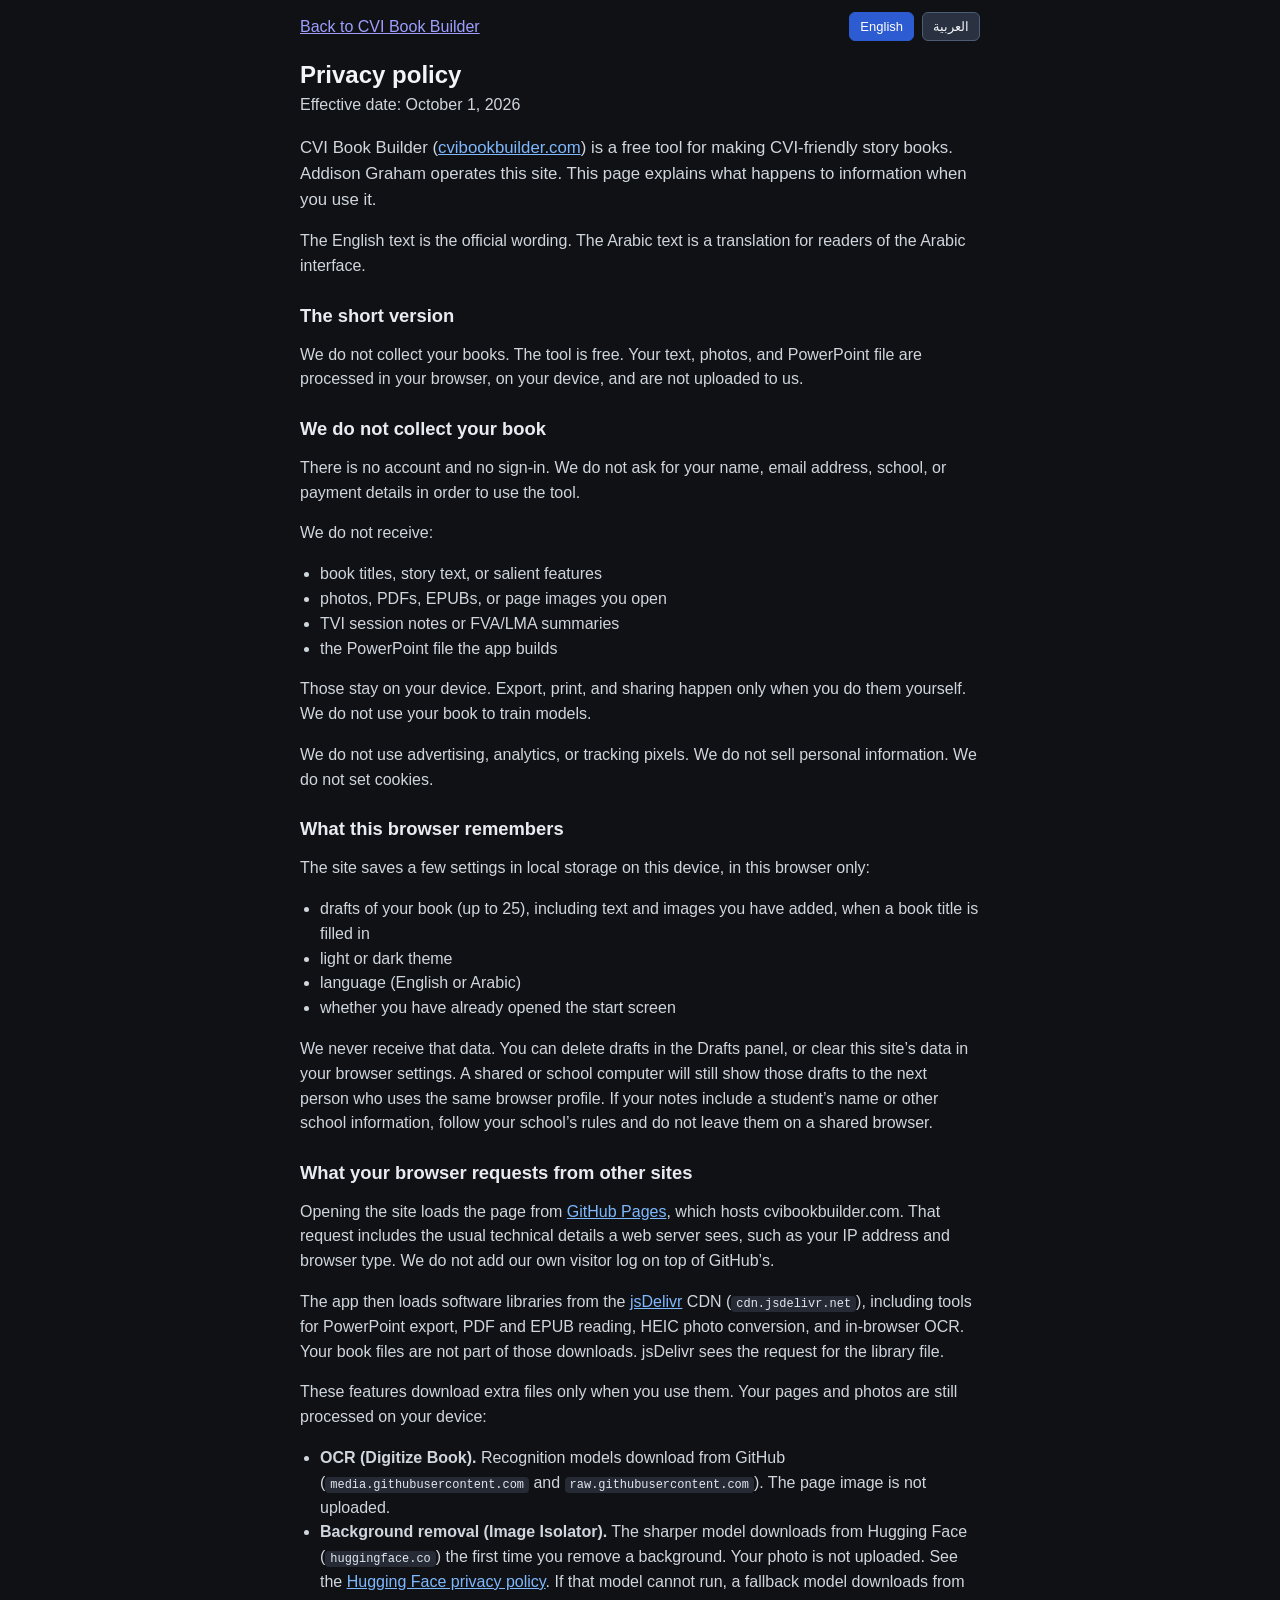
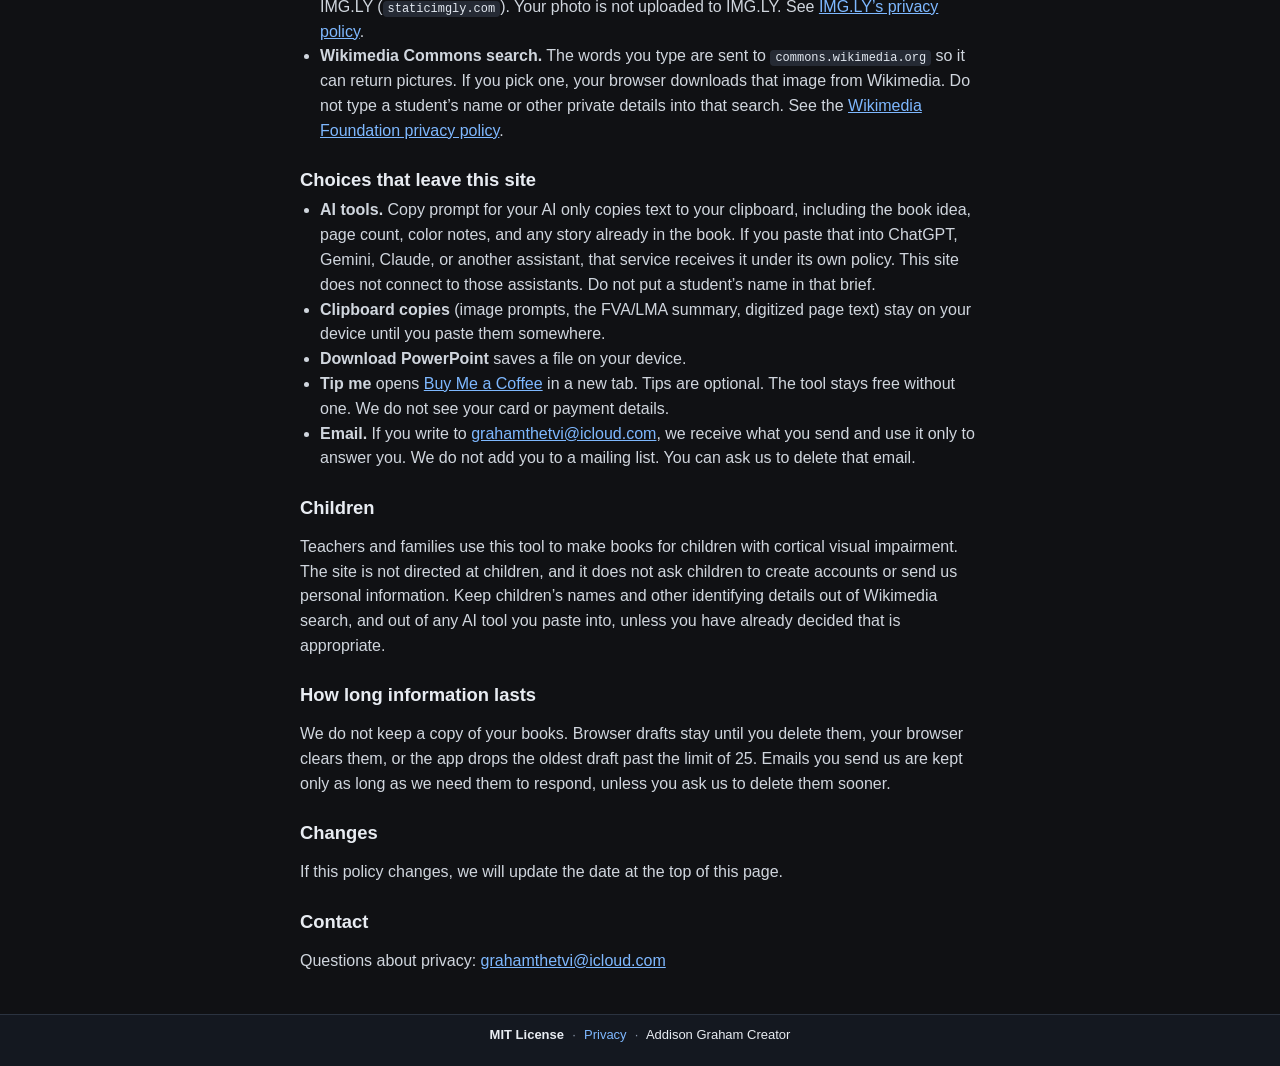
<file: privacy.html>
<!DOCTYPE html>
<html lang="en" dir="ltr">
<head>
  <meta charset="UTF-8">
  <meta name="viewport" content="width=device-width, initial-scale=1.0">
  <title>Privacy policy — CVI Book Builder</title>
  <link rel="icon" href="favicon.svg" type="image/svg+xml">
  <link rel="stylesheet" href="styles.css">
  <script>
    (function () {
      try {
        var theme = localStorage.getItem("cviBookBuilderTheme");
        if (theme === "light" || theme === "dark") document.documentElement.dataset.theme = theme;
        if (localStorage.getItem("cviBookBuilderLocale") === "ar") {
          document.documentElement.lang = "ar";
          document.documentElement.dir = "rtl";
          document.documentElement.dataset.privacyLocale = "ar";
          document.title = "سياسة الخصوصية — منشئ كتب CVI";
        }
      } catch (e) {}
    })();
  </script>
</head>
<body>
  <main class="container privacy-page">
    <div class="privacy-toolbar">
      <p class="privacy-back">
        <a href="index.html" data-lang="en">Back to CVI Book Builder</a>
        <a href="index.html" data-lang="ar">العودة إلى منشئ كتب CVI</a>
      </p>
      <div class="privacy-lang" role="group" aria-label="Language">
        <button type="button" id="privacyLangEn" aria-pressed="true">English</button>
        <button type="button" id="privacyLangAr" aria-pressed="false">العربية</button>
      </div>
    </div>

    <article class="privacy-doc" data-lang="en" lang="en">
      <h1>Privacy policy</h1>
      <p class="privacy-meta">Effective date: October 1, 2026</p>
      <p class="privacy-lead">CVI Book Builder (<a href="https://cvibookbuilder.com">cvibookbuilder.com</a>) is a free tool for making CVI-friendly story books. Addison Graham operates this site. This page explains what happens to information when you use it.</p>
      <p>The English text is the official wording. The Arabic text is a translation for readers of the Arabic interface.</p>

      <h2>The short version</h2>
      <p>We do not collect your books. The tool is free. Your text, photos, and PowerPoint file are processed in your browser, on your device, and are not uploaded to us.</p>

      <h2>We do not collect your book</h2>
      <p>There is no account and no sign-in. We do not ask for your name, email address, school, or payment details in order to use the tool.</p>
      <p>We do not receive:</p>
      <ul>
        <li>book titles, story text, or salient features</li>
        <li>photos, PDFs, EPUBs, or page images you open</li>
        <li>TVI session notes or FVA/LMA summaries</li>
        <li>the PowerPoint file the app builds</li>
      </ul>
      <p>Those stay on your device. Export, print, and sharing happen only when you do them yourself. We do not use your book to train models.</p>
      <p>We do not use advertising, analytics, or tracking pixels. We do not sell personal information. We do not set cookies.</p>

      <h2>What this browser remembers</h2>
      <p>The site saves a few settings in local storage on this device, in this browser only:</p>
      <ul>
        <li>drafts of your book (up to 25), including text and images you have added, when a book title is filled in</li>
        <li>light or dark theme</li>
        <li>language (English or Arabic)</li>
        <li>whether you have already opened the start screen</li>
      </ul>
      <p>We never receive that data. You can delete drafts in the Drafts panel, or clear this site’s data in your browser settings. A shared or school computer will still show those drafts to the next person who uses the same browser profile. If your notes include a student’s name or other school information, follow your school’s rules and do not leave them on a shared browser.</p>

      <h2>What your browser requests from other sites</h2>
      <p>Opening the site loads the page from <a href="https://docs.github.com/en/site-policy/privacy-policies/github-general-privacy-statement">GitHub Pages</a>, which hosts cvibookbuilder.com. That request includes the usual technical details a web server sees, such as your IP address and browser type. We do not add our own visitor log on top of GitHub’s.</p>
      <p>The app then loads software libraries from the <a href="https://www.jsdelivr.com/terms/privacy-policy-jsdelivr-net">jsDelivr</a> CDN (<code>cdn.jsdelivr.net</code>), including tools for PowerPoint export, PDF and EPUB reading, HEIC photo conversion, and in-browser OCR. Your book files are not part of those downloads. jsDelivr sees the request for the library file.</p>
      <p>These features download extra files only when you use them. Your pages and photos are still processed on your device:</p>
      <ul>
        <li><strong>OCR (Digitize Book).</strong> Recognition models download from GitHub (<code>media.githubusercontent.com</code> and <code>raw.githubusercontent.com</code>). The page image is not uploaded.</li>
        <li><strong>Background removal (Image Isolator).</strong> The sharper model downloads from Hugging Face (<code>huggingface.co</code>) the first time you remove a background. Your photo is not uploaded. See the <a href="https://huggingface.co/privacy">Hugging Face privacy policy</a>. If that model cannot run, a fallback model downloads from IMG.LY (<code>staticimgly.com</code>). Your photo is not uploaded to IMG.LY. See <a href="https://img.ly/privacy-policy">IMG.LY’s privacy policy</a>.</li>
        <li><strong>Wikimedia Commons search.</strong> The words you type are sent to <code>commons.wikimedia.org</code> so it can return pictures. If you pick one, your browser downloads that image from Wikimedia. Do not type a student’s name or other private details into that search. See the <a href="https://foundation.wikimedia.org/wiki/Policy:Privacy_policy">Wikimedia Foundation privacy policy</a>.</li>
      </ul>

      <h2>Choices that leave this site</h2>
      <ul>
        <li><strong>AI tools.</strong> Copy prompt for your AI only copies text to your clipboard, including the book idea, page count, color notes, and any story already in the book. If you paste that into ChatGPT, Gemini, Claude, or another assistant, that service receives it under its own policy. This site does not connect to those assistants. Do not put a student’s name in that brief.</li>
        <li><strong>Clipboard copies</strong> (image prompts, the FVA/LMA summary, digitized page text) stay on your device until you paste them somewhere.</li>
        <li><strong>Download PowerPoint</strong> saves a file on your device.</li>
        <li><strong>Tip me</strong> opens <a href="https://www.buymeacoffee.com/privacy-policy">Buy Me a Coffee</a> in a new tab. Tips are optional. The tool stays free without one. We do not see your card or payment details.</li>
        <li><strong>Email.</strong> If you write to <a href="mailto:grahamthetvi@icloud.com">grahamthetvi@icloud.com</a>, we receive what you send and use it only to answer you. We do not add you to a mailing list. You can ask us to delete that email.</li>
      </ul>

      <h2>Children</h2>
      <p>Teachers and families use this tool to make books for children with cortical visual impairment. The site is not directed at children, and it does not ask children to create accounts or send us personal information. Keep children’s names and other identifying details out of Wikimedia search, and out of any AI tool you paste into, unless you have already decided that is appropriate.</p>

      <h2>How long information lasts</h2>
      <p>We do not keep a copy of your books. Browser drafts stay until you delete them, your browser clears them, or the app drops the oldest draft past the limit of 25. Emails you send us are kept only as long as we need them to respond, unless you ask us to delete them sooner.</p>

      <h2>Changes</h2>
      <p>If this policy changes, we will update the date at the top of this page.</p>

      <h2>Contact</h2>
      <p>Questions about privacy: <a href="mailto:grahamthetvi@icloud.com">grahamthetvi@icloud.com</a></p>
    </article>

    <article class="privacy-doc" data-lang="ar" lang="ar">
      <h1>سياسة الخصوصية</h1>
      <p class="privacy-meta">تاريخ السريان: 1 أكتوبر 2026</p>
      <p class="privacy-lead">منشئ كتب CVI (<a href="https://cvibookbuilder.com">cvibookbuilder.com</a>) أداة مجانية لصنع كتب قصصية ملائمة لضعف البصر القشري (CVI). يدير هذا الموقع أديسون جراهام. توضح هذه الصفحة ما يحدث للمعلومات عند استخدامك للأداة.</p>
      <p>النص الإنجليزي هو الصياغة الرسمية. النص العربي ترجمة لقارئي الواجهة العربية.</p>

      <h2>باختصار</h2>
      <p>لا نجمع كتبك. الأداة مجانية. يُعالَج نصك وصورك وملف PowerPoint في متصفحك على جهازك، ولا تُرفع إلينا.</p>

      <h2>لا نجمع كتابك</h2>
      <p>لا يوجد حساب ولا تسجيل دخول. لا نطلب اسمك أو بريدك الإلكتروني أو مدرستك أو بيانات الدفع لاستخدام الأداة.</p>
      <p>لا تصل إلينا:</p>
      <ul>
        <li>عناوين الكتب أو نص القصة أو السمات البارزة</li>
        <li>الصور أو ملفات PDF أو EPUB أو صور الصفحات التي تفتحها</li>
        <li>ملاحظات جلسة TVI أو ملخصات FVA/LMA</li>
        <li>ملف PowerPoint الذي يبنيه التطبيق</li>
      </ul>
      <p>تبقى هذه المواد على جهازك. التصدير والطباعة والمشاركة لا تحدث إلا عندما تقوم بها أنت. لا نستخدم كتابك لتدريب نماذج.</p>
      <p>لا نستخدم إعلانات أو تحليلات أو بكسلات تتبّع. لا نبيع معلومات شخصية. لا نضع ملفات تعريف ارتباط (cookies).</p>

      <h2>ما يتذكره هذا المتصفح</h2>
      <p>يحفظ الموقع بعض الإعدادات في التخزين المحلي على هذا الجهاز، وفي هذا المتصفح فقط:</p>
      <ul>
        <li>مسودات كتابك (حتى 25)، بما فيها النص والصور التي أضفتها، عندما يكون عنوان الكتاب معبّأً</li>
        <li>المظهر الفاتح أو الداكن</li>
        <li>اللغة (الإنجليزية أو العربية)</li>
        <li>ما إذا كنت قد فتحت شاشة البداية من قبل</li>
      </ul>
      <p>لا تصلنا هذه البيانات أبدًا. يمكنك حذف المسودات من لوحة المسودات، أو مسح بيانات هذا الموقع من إعدادات المتصفح. جهاز مشترك أو جهاز المدرسة سيُظهر تلك المسودات للشخص التالي الذي يستخدم ملف المتصفح نفسه. إذا تضمّنت ملاحظاتك اسم طالب أو معلومات مدرسية أخرى، فاتبع قواعد مدرستك ولا تتركها على متصفح مشترك.</p>

      <h2>ما يطلبه متصفحك من مواقع أخرى</h2>
      <p>فتح الموقع يحمّل الصفحة من <a href="https://docs.github.com/en/site-policy/privacy-policies/github-general-privacy-statement">GitHub Pages</a>، الذي يستضيف cvibookbuilder.com. يتضمن ذلك الطلب التفاصيل التقنية المعتادة التي يراها خادم الويب، مثل عنوان IP ونوع المتصفح. لا نضيف سجل زوار خاصًا بنا فوق ما يسجله GitHub.</p>
      <p>ثم يحمّل التطبيق مكتبات من شبكة <a href="https://www.jsdelivr.com/terms/privacy-policy-jsdelivr-net">jsDelivr</a> (<code>cdn.jsdelivr.net</code>)، ومنها أدوات تصدير PowerPoint وقراءة PDF وEPUB وتحويل صور HEIC والتعرف الضوئي داخل المتصفح. ملفات كتابك ليست جزءًا من تلك التنزيلات. يرى jsDelivr طلب ملف المكتبة.</p>
      <p>تنزّل هذه الميزات ملفات إضافية فقط عندما تستخدمها. تظل صفحاتك وصورك تُعالَج على جهازك:</p>
      <ul>
        <li><strong>التعرف الضوئي (رقمنة الكتاب).</strong> تُنزَّل نماذج التعرف من GitHub (<code>media.githubusercontent.com</code> و<code>raw.githubusercontent.com</code>). لا تُرفع صورة الصفحة.</li>
        <li><strong>إزالة الخلفية (عازل الصورة).</strong> يُنزَّل النموذج الأدق من Hugging Face (<code>huggingface.co</code>) في أول مرة تزيل فيها خلفية. لا تُرفع صورتك. راجع <a href="https://huggingface.co/privacy">سياسة خصوصية Hugging Face</a>. إذا تعذر تشغيل ذلك النموذج، يُنزَّل نموذج بديل من IMG.LY (<code>staticimgly.com</code>). لا تُرفع صورتك إلى IMG.LY. راجع <a href="https://img.ly/privacy-policy">سياسة خصوصية IMG.LY</a>.</li>
        <li><strong>البحث في ويكيميديا كومنز.</strong> الكلمات التي تكتبها تُرسل إلى <code>commons.wikimedia.org</code> ليعيد صورًا. إذا اخترت صورة، يحمّلها متصفحك من ويكيميديا. لا تكتب اسم طالب أو تفاصيل خاصة أخرى في ذلك البحث. راجع <a href="https://foundation.wikimedia.org/wiki/Policy:Privacy_policy">سياسة خصوصية مؤسسة ويكيميديا</a>.</li>
      </ul>

      <h2>خيارات تغادر هذا الموقع</h2>
      <ul>
        <li><strong>أدوات الذكاء الاصطناعي.</strong> زر نسخ الموجه ينسخ النص إلى الحافظة فقط، بما في ذلك فكرة الكتاب وعدد الصفحات وملاحظات الألوان وأي قصة موجودة في الكتاب. إذا لصقت ذلك في ChatGPT أو Gemini أو Claude أو مساعد آخر، فإن تلك الخدمة تستلمه وفق سياستها. هذا الموقع لا يتصل بتلك المساعدات. لا تضع اسم الطالب في ذلك الوصف.</li>
        <li><strong>النسخ إلى الحافظة</strong> (موجهات الصور، وملخص FVA/LMA، ونص الصفحات المرقمنة) يبقى على جهازك إلى أن تلصقه في مكان آخر.</li>
        <li><strong>تنزيل PowerPoint</strong> يحفظ ملفًا على جهازك.</li>
        <li><strong>ادعمني</strong> يفتح <a href="https://www.buymeacoffee.com/privacy-policy">Buy Me a Coffee</a> في لسان جديد. الإكرامية اختيارية. تبقى الأداة مجانية من دونها. لا نرى بطاقتك أو تفاصيل الدفع.</li>
        <li><strong>البريد.</strong> إذا كتبت إلى <a href="mailto:grahamthetvi@icloud.com">grahamthetvi@icloud.com</a>، نستلم ما ترسله ونستخدمه فقط للرد عليك. لا نضيفك إلى قائمة بريدية. يمكنك أن تطلب منا حذف تلك الرسالة.</li>
      </ul>

      <h2>الأطفال</h2>
      <p>يستخدم المعلمون والعائلات هذه الأداة لصنع كتب لأطفال لديهم ضعف بصري قشري. الموقع غير موجّه للأطفال، ولا يطلب منهم إنشاء حسابات أو إرسال معلومات شخصية إلينا. أبقِ أسماء الأطفال والتفاصيل المعرِّفة الأخرى خارج بحث ويكيميديا، وخارج أي أداة ذكاء اصطناعي تلصق فيها، إلا إذا كنت قد قررت أن ذلك مناسب.</p>

      <h2>إلى متى تبقى المعلومات</h2>
      <p>لا نحتفظ بنسخة من كتبك. تبقى مسودات المتصفح إلى أن تحذفها، أو يمسحها المتصفح، أو يسقط التطبيق أقدم مسودة بعد حد 25. رسائل البريد التي ترسلها إلينا تُحفظ فقط للمدة اللازمة للرد، ما لم تطلب حذفها قبل ذلك.</p>

      <h2>التغييرات</h2>
      <p>إذا تغيّرت هذه السياسة، نحدّث التاريخ في أعلى هذه الصفحة.</p>

      <h2>الاتصال</h2>
      <p>أسئلة الخصوصية: <a href="mailto:grahamthetvi@icloud.com">grahamthetvi@icloud.com</a></p>
    </article>
  </main>

  <footer class="site-footer" role="contentinfo">
    <div class="container site-footer-bar">
      <p class="site-footer-inner">
        <span class="site-footer-license"><strong>MIT License</strong></span>
        <span class="site-footer-sep" aria-hidden="true">·</span>
        <a href="privacy.html">Privacy</a>
        <span class="site-footer-sep" aria-hidden="true">·</span>
        <span class="site-footer-creator">Addison Graham Creator</span>
      </p>
    </div>
  </footer>

  <script>
    (function () {
      var enButton = document.getElementById("privacyLangEn");
      var arButton = document.getElementById("privacyLangAr");

      function applyLocale(code) {
        var arabic = code === "ar";
        if (arabic) document.documentElement.dataset.privacyLocale = "ar";
        else delete document.documentElement.dataset.privacyLocale;
        document.documentElement.lang = arabic ? "ar" : "en";
        document.documentElement.dir = arabic ? "rtl" : "ltr";
        document.title = arabic
          ? "سياسة الخصوصية — منشئ كتب CVI"
          : "Privacy policy — CVI Book Builder";
        enButton.setAttribute("aria-pressed", arabic ? "false" : "true");
        arButton.setAttribute("aria-pressed", arabic ? "true" : "false");
        try {
          localStorage.setItem("cviBookBuilderLocale", arabic ? "ar" : "en");
        } catch (e) {}
      }

      if (document.documentElement.dataset.privacyLocale === "ar") applyLocale("ar");
      enButton.addEventListener("click", function () { applyLocale("en"); });
      arButton.addEventListener("click", function () { applyLocale("ar"); });
    })();
  </script>
</body>
</html>
</file>
<file: styles.css>
:root {
  color-scheme: dark;
  font-family: Arial, Helvetica, sans-serif;

  /* Dark theme (default) */
  --bg-page: #101114;
  --bg-surface: #141820;
  --bg-surface-raised: #1a1d24;
  --bg-input: #101114;
  --bg-button: #2a3140;
  --bg-primary: #2d5bd1;
  --bg-danger: #5f2730;
  --border-default: #2b3340;
  --border-muted: #344154;
  --border-input: #384353;
  --border-control: #4c5d75;
  --border-primary: #2d5bd1;
  --border-danger: #89323f;
  --text-primary: #f2f4f8;
  --text-heading: #e8ecf2;
  --text-body: #d0d6de;
  --text-muted: #8a96a8;
  --text-subtle: #bec6d1;
  --text-hint: #b9c2ce;
  --text-label-secondary: #9fadbf;
  --text-secondary: #a9b3c1;
  --text-aux: #c6d0dd;
  --link-default: #7eb8ff;
  --link-toc: #93c5fd;
  --code-bg: #252a34;
  --code-text: #e2e8f0;
  --overlay-backdrop: rgba(0, 0, 0, 0.65);
  --export-overlay-backdrop: rgba(0, 0, 0, 0.55);
  --preview-frame-border: #5c6880;
  --header-btn-drafts-bg: #1e3a5f;
  --header-btn-drafts-border: #60a5fa;
  --header-btn-drafts-text: #dbeafe;
  --header-btn-help-bg: #14532d;
  --header-btn-help-border: #4ade80;
  --header-btn-help-text: #dcfce7;
  --header-btn-guide-bg: #4c1d95;
  --header-btn-guide-border: #c084fc;
  --header-btn-guide-text: #f3e8ff;
  --live-badge-text: #d8fbe1;
  --live-badge-bg: #1b6f3a;
  --live-badge-border: #2aa861;
  --spinner-track: #384353;
  --spinner-accent: #7eb8ff;
}

:root[data-theme="light"] {
  color-scheme: light;

  --bg-page: #f0f2f7;
  --bg-surface: #ffffff;
  --bg-surface-raised: #ffffff;
  --bg-input: #ffffff;
  --bg-button: #e2e8f0;
  --bg-primary: #2563eb;
  --bg-danger: #fecaca;
  --border-default: #cbd5e1;
  --border-muted: #94a3b8;
  --border-input: #94a3b8;
  --border-control: #64748b;
  --border-primary: #2563eb;
  --border-danger: #dc2626;
  --text-primary: #0f172a;
  --text-heading: #0f172a;
  --text-body: #334155;
  --text-muted: #64748b;
  --text-subtle: #475569;
  --text-hint: #64748b;
  --text-label-secondary: #64748b;
  --text-secondary: #475569;
  --text-aux: #334155;
  --link-default: #1d4ed8;
  --link-toc: #1d4ed8;
  --code-bg: #e2e8f0;
  --code-text: #1e293b;
  --overlay-backdrop: rgba(15, 23, 42, 0.45);
  --export-overlay-backdrop: rgba(15, 23, 42, 0.4);
  --preview-frame-border: #94a3b8;
  --header-btn-drafts-bg: #dbeafe;
  --header-btn-drafts-border: #3b82f6;
  --header-btn-drafts-text: #1e3a8a;
  --header-btn-help-bg: #dcfce7;
  --header-btn-help-border: #22c55e;
  --header-btn-help-text: #14532d;
  --header-btn-guide-bg: #f3e8ff;
  --header-btn-guide-border: #a855f7;
  --header-btn-guide-text: #581c87;
  --live-badge-text: #14532d;
  --live-badge-bg: #bbf7d0;
  --live-badge-border: #22c55e;
  --spinner-track: #cbd5e1;
  --spinner-accent: #2563eb;
}

* {
  box-sizing: border-box;
}

body {
  margin: 0;
  min-height: 100vh;
  display: flex;
  flex-direction: column;
  background: var(--bg-page);
  color: var(--text-primary);
}

.theme-toggle {
  flex-shrink: 0;
  align-self: flex-start;
  min-width: 3.5rem;
  padding: 6px 10px;
  font-size: 14px;
  font-weight: 600;
  line-height: 1.2;
}

.modal-overlay {
  position: fixed;
  inset: 0;
  z-index: 999;
  display: flex;
  align-items: center;
  justify-content: center;
  background: var(--overlay-backdrop);
  padding: 16px;
}

.modal-overlay[hidden] {
  display: none !important;
}

.modal-card {
  width: min(680px, 100%);
  background: var(--bg-surface-raised);
  border: 1px solid var(--border-default);
  border-radius: 10px;
  padding: 14px;
}

.modal-card h2 {
  margin: 0 0 8px;
}

.modal-list {
  margin: 8px 0 0;
  padding-left: 20px;
  line-height: 1.4;
}

.modal-attribution {
  margin: 14px 0 0;
  font-size: 12px;
  line-height: 1.35;
  color: var(--text-muted);
}

.modal-help-overlay {
  z-index: 1000;
}

.modal-drafts-overlay {
  z-index: 1001;
}

.modal-user-guide-overlay {
  z-index: 1002;
}

.modal-user-guide-card {
  width: min(760px, 100%);
  max-height: min(88vh, 720px);
  overflow-y: auto;
}

.modal-user-guide-card .modal-help-section[id] {
  scroll-margin-top: 14px;
}

.user-guide-lead {
  margin-top: 4px;
  line-height: 1.45;
}

.user-guide-toc {
  display: flex;
  flex-wrap: wrap;
  gap: 8px 14px;
  margin: 14px 0 18px;
  padding: 10px 12px;
  border-radius: 8px;
  background: var(--bg-surface);
  border: 1px solid var(--border-default);
  font-size: 13px;
}

.user-guide-toc a {
  color: var(--link-toc);
  text-decoration: none;
}

.user-guide-toc a:hover {
  text-decoration: underline;
}

.user-guide-steps li {
  margin-bottom: 8px;
}

.user-guide-steps li:last-child {
  margin-bottom: 0;
}

.modal-help-section code {
  font-size: 12px;
  padding: 1px 5px;
  border-radius: 4px;
  background: var(--code-bg);
  color: var(--code-text);
}

.modal-welcome-card {
  width: min(720px, 100%);
  max-height: min(90vh, 820px);
  overflow-y: auto;
}

.welcome-lead {
  margin: 0 0 14px;
  line-height: 1.45;
  font-size: 14px;
  color: var(--text-body);
}

.welcome-section-label {
  margin: 12px 0 6px;
  font-size: 12px;
  font-weight: 600;
  text-transform: uppercase;
  letter-spacing: 0.04em;
  color: var(--text-muted);
}

.welcome-feature-list {
  list-style: disc;
  margin-top: 6px;
}

.welcome-help-hint {
  margin-top: 14px;
}

.user-guide-footer-attribution {
  padding-top: 8px;
  border-top: 1px solid var(--border-default);
}

.user-guide-footer-inner {
  margin-bottom: 10px !important;
  text-align: left;
}

.site-footer {
  flex-shrink: 0;
  border-top: 1px solid var(--border-default);
  background: var(--bg-surface);
}

.site-footer-bar {
  padding-top: 14px;
  padding-bottom: 18px;
}

.site-footer-inner {
  margin: 0;
  font-size: 13px;
  color: var(--text-secondary);
  text-align: center;
}

.site-footer-license {
  color: var(--text-heading);
}

.site-footer-sep {
  margin: 0 0.35em;
  color: var(--text-muted);
}

.site-footer-creator {
  color: var(--text-heading);
}

.modal-drafts-card {
  max-height: min(85vh, 640px);
  overflow-y: auto;
}

.modal-help-card {
  max-height: min(85vh, 640px);
  overflow-y: auto;
}

.modal-help-section h3 {
  margin: 0 0 6px;
  font-size: 0.95rem;
  font-weight: 600;
  color: var(--text-heading);
}

.modal-help-section p {
  margin: 0 0 12px;
  line-height: 1.45;
  font-size: 13px;
  color: var(--text-body);
}

.modal-help-section p:last-child {
  margin-bottom: 0;
}

.modal-help-section + .modal-help-section {
  margin-top: 16px;
}

.modal-help-section a {
  color: var(--link-default);
  word-break: break-all;
}

.modal-help-section a:hover {
  text-decoration: underline;
}

.page-header {
  display: flex;
  flex-wrap: wrap;
  align-items: flex-start;
  justify-content: space-between;
  gap: 12px;
}

.page-header-text {
  flex: 1;
  min-width: 0;
}

.page-header-actions {
  display: flex;
  flex-wrap: wrap;
  align-items: flex-start;
  gap: 8px;
  flex-shrink: 0;
}

.header-locale-label {
  display: inline-flex;
  align-items: center;
  align-self: flex-start;
}

.locale-select {
  font: inherit;
  font-size: 13px;
  padding: 6px 8px;
  border-radius: 6px;
  border: 1px solid var(--border-default);
  background: var(--bg-surface-raised);
  color: var(--text-default);
  max-width: 160px;
}

.sr-only {
  position: absolute;
  width: 1px;
  height: 1px;
  padding: 0;
  margin: -1px;
  overflow: hidden;
  clip: rect(0, 0, 0, 0);
  white-space: nowrap;
  border: 0;
}

.header-more {
  position: relative;
  flex-shrink: 0;
}

.header-more > summary {
  list-style: none;
  cursor: pointer;
  border: 1px solid var(--border-control);
  border-radius: 6px;
  background: var(--bg-button);
  color: var(--text-primary);
  padding: 6px 10px;
  font-size: 13px;
}

.header-more > summary::-webkit-details-marker {
  display: none;
}

.header-more-panel {
  position: absolute;
  top: calc(100% + 6px);
  inset-inline-end: 0;
  z-index: 80;
  display: flex;
  flex-direction: column;
  align-items: stretch;
  gap: 8px;
  min-width: 220px;
  padding: 10px;
  background: var(--bg-surface-raised);
  border: 1px solid var(--border-default);
  border-radius: 8px;
  box-shadow: 0 8px 24px rgba(0, 0, 0, 0.28);
}

.header-more-panel .locale-select,
.header-more-panel .theme-toggle,
.header-more-panel .help-button,
.header-more-panel .tip-button {
  width: 100%;
  align-self: stretch;
}

.help-button {
  flex-shrink: 0;
  align-self: flex-start;
}

.help-button.header-btn-drafts {
  background: var(--header-btn-drafts-bg);
  border-color: var(--header-btn-drafts-border);
  color: var(--header-btn-drafts-text);
}

.help-button.header-btn-help {
  background: var(--header-btn-help-bg);
  border-color: var(--header-btn-help-border);
  color: var(--header-btn-help-text);
}

.help-button.header-btn-user-guide {
  background: var(--header-btn-guide-bg);
  border-color: var(--header-btn-guide-border);
  color: var(--header-btn-guide-text);
}

a.tip-button {
  display: inline-flex;
  align-items: center;
  justify-content: center;
  align-self: flex-start;
  flex-shrink: 0;
  border: 1px solid #ffff00;
  border-radius: 6px;
  background: #ffff00;
  color: #000000;
  padding: 6px 10px;
  font-size: 13px;
  cursor: pointer;
  text-decoration: none;
  transition: transform 0.15s ease, box-shadow 0.2s ease;
}

a.tip-button:hover {
  filter: brightness(1.08);
}

.container {
  max-width: 1050px;
  margin: 0 auto;
  padding: 12px 12px 24px;
}

main.container {
  flex: 1 0 auto;
  width: 100%;
}

body[data-app-view="workspace"] main.container {
  max-width: 1440px;
  display: flex;
  flex-direction: column;
  min-height: 0;
  flex: 1;
  padding-bottom: 0;
}

body[data-app-view="workspace"] {
  overflow: hidden;
  height: 100vh;
}

body[data-app-view="workspace"] .site-footer {
  display: none;
}

.page-header h1 {
  margin: 0;
  font-size: 1.35rem;
}

.page-header p {
  margin-top: 4px;
  color: var(--text-subtle);
  font-size: 0.9rem;
}

.panel {
  background: var(--bg-surface-raised);
  border: 1px solid var(--border-default);
  border-radius: 8px;
  padding: 10px 12px;
  margin-top: 10px;
}

.panel h2,
.panel h3 {
  margin-top: 0;
  font-size: 1rem;
}

.nested-panel {
  margin-top: 0;
}

.nested-panel + .nested-panel {
  margin-top: 10px;
}

.grid {
  display: grid;
  gap: 8px;
}

.two-col {
  grid-template-columns: repeat(2, minmax(0, 1fr));
}

.three-col {
  grid-template-columns: repeat(3, minmax(0, 1fr));
}

.four-col {
  grid-template-columns: repeat(4, minmax(0, 1fr));
}

.top-gap {
  margin-top: 8px;
}

label {
  display: flex;
  flex-direction: column;
  gap: 4px;
  font-size: 13px;
}

label.checkbox-label {
  flex-direction: row;
  align-items: center;
  cursor: pointer;
}

label.checkbox-label input[type="checkbox"],
label.checkbox-label input[type="radio"] {
  width: auto;
  margin: 0;
  margin-right: 8px;
}

[dir="rtl"] label.checkbox-label input[type="checkbox"],
[dir="rtl"] label.checkbox-label input[type="radio"] {
  margin-right: 0;
  margin-left: 8px;
}

.digitize-book-type {
  border: 1px solid var(--border-muted);
  border-radius: 8px;
  padding: 0.75rem 1rem;
  margin: 0.75rem 0;
  display: flex;
  flex-wrap: wrap;
  gap: 0.75rem 1.25rem;
  align-items: center;
}

.digitize-book-type[hidden] {
  display: none !important;
}

.digitize-book-type legend {
  padding: 0 0.35rem;
  font-weight: 600;
}

input,
select,
textarea,
button {
  font: inherit;
}

input,
select,
textarea {
  border: 1px solid var(--border-input);
  border-radius: 6px;
  background: var(--bg-input);
  color: var(--text-primary);
  padding: 6px 8px;
  font-size: 13px;
}

textarea {
  resize: vertical;
}

/* Color picker group: named presets + custom picker */
.color-picker-group {
  display: flex;
  flex-direction: column;
  gap: 6px;
}

.color-picker-group label {
  margin: 0;
}

.color-input-row {
  display: flex;
  align-items: center;
  gap: 8px;
}

.color-input-row input[type="color"] {
  width: 36px;
  height: 32px;
  padding: 2px;
  cursor: pointer;
  border-radius: 4px;
}

.color-input-row input[type="color"]::-webkit-color-swatch-wrapper {
  padding: 2px;
}

.color-input-row .color-preset {
  flex: 1;
  min-width: 0;
  font-size: 13px;
}

.color-name {
  font-size: 13px;
  color: var(--text-label-secondary);
}

button {
  border: 1px solid var(--border-control);
  border-radius: 6px;
  background: var(--bg-button);
  color: var(--text-primary);
  padding: 6px 10px;
  font-size: 13px;
  cursor: pointer;
  transition: transform 0.15s ease, box-shadow 0.2s ease;
}

button.primary {
  background: var(--bg-primary);
  border-color: var(--border-primary);
  color: #ffffff;
}

button.danger {
  background: var(--bg-danger);
  border-color: var(--border-danger);
}

button:hover {
  filter: brightness(1.08);
}

/* Fun button click animations (respects prefers-reduced-motion) */
@media (prefers-reduced-motion: no-preference) {
  button.animate-pop {
    animation: button-pop 0.4s ease;
  }
}

@keyframes button-pop {
  0% { transform: scale(1); }
  40% { transform: scale(1.08); }
  70% { transform: scale(0.98); }
  100% { transform: scale(1); }
}

.section-header-row {
  display: flex;
  align-items: center;
  justify-content: space-between;
  gap: 8px;
}

.hint {
  margin-top: 0;
  margin-bottom: 0;
  color: var(--text-hint);
  font-size: 12px;
}

.live-preview-heading {
  display: flex;
  align-items: center;
  gap: 8px;
}

.live-badge {
  display: inline-flex;
  align-items: center;
  justify-content: center;
  min-width: 36px;
  padding: 2px 8px;
  border-radius: 999px;
  font-size: 11px;
  font-weight: 700;
  letter-spacing: 0.02em;
  color: var(--live-badge-text);
  background: var(--live-badge-bg);
  border: 1px solid var(--live-badge-border);
}

.spreads {
  display: flex;
  flex-direction: column;
  gap: 8px;
}

.spread-card {
  border: 1px solid var(--border-muted);
  border-radius: 6px;
  padding: 8px 10px;
  display: flex;
  flex-direction: column;
  gap: 6px;
  background: var(--bg-surface);
}

.spread-title-row {
  display: flex;
  justify-content: space-between;
  align-items: center;
}

.spread-title-row h3 {
  margin: 0;
}

.selected-images {
  margin: 0;
  color: var(--text-secondary);
  font-size: 13px;
}

.image-prompt-row {
  display: flex;
  flex-direction: column;
  gap: 6px;
}

.image-prompt-row .image-prompt-label {
  margin: 0;
}

.image-prompt-row .copy-image-prompt {
  align-self: flex-start;
}

.wikimedia-search-block {
  display: flex;
  flex-direction: column;
  gap: 4px;
}

.wikimedia-search-row {
  display: flex;
  gap: 8px;
}

.wikimedia-search-row input {
  flex: 1;
  min-width: 0;
}

.wikimedia-results {
  margin-top: 8px;
  display: grid;
  grid-template-columns: repeat(auto-fill, minmax(140px, 1fr));
  gap: 8px;
}

.wikimedia-result-card {
  border: 1px solid var(--border-muted);
  background: var(--bg-surface);
  border-radius: 6px;
  padding: 6px;
  text-align: left;
}

.wikimedia-result-card img {
  width: 100%;
  aspect-ratio: 1 / 1;
  object-fit: cover;
  border-radius: 4px;
}

.wikimedia-result-card .wikimedia-title {
  margin-top: 6px;
  font-size: 12px;
  color: var(--text-aux);
  line-height: 1.2;
  overflow: hidden;
  text-overflow: ellipsis;
  white-space: nowrap;
}

.download-link {
  border: 1px solid var(--border-control);
  border-radius: 6px;
  background: var(--bg-button);
  color: var(--text-primary);
  padding: 6px 10px;
  font-size: 13px;
  text-decoration: none;
}

.download-link.disabled {
  opacity: 0.6;
  pointer-events: none;
}

#image-tool-status {
  margin-top: 8px;
}

.image-preview-card h3 {
  margin: 0 0 8px;
  font-size: 14px;
}

.image-preview-box {
  min-height: 220px;
  border: 1px dashed var(--border-control);
  border-radius: 8px;
  background: var(--bg-page);
  display: flex;
  align-items: center;
  justify-content: center;
  padding: 10px;
}

.image-preview-box img {
  width: 100%;
  height: 100%;
  max-height: 420px;
  object-fit: contain;
}

.actions,
.story-input-actions {
  display: flex;
  align-items: center;
  flex-wrap: wrap;
  gap: 8px;
}

.ai-step + .ai-step {
  margin-top: 14px;
  padding-top: 12px;
  border-top: 1px solid var(--border-default);
}

.ai-step h4 {
  margin: 0 0 8px;
  font-size: 0.95rem;
  color: var(--text-heading);
}

.ai-step > * + * {
  margin-top: 10px;
}

.ai-page-row {
  display: flex;
  flex-wrap: wrap;
  align-items: center;
  gap: 8px;
  margin-top: 4px;
}

.ai-page-row input[type="number"] {
  width: 5.5rem;
}

#aiPageCountSummary {
  margin-top: 6px;
}

.ai-page-chips {
  display: flex;
  flex-wrap: wrap;
  gap: 6px;
}

.ai-page-chips button[aria-pressed="true"] {
  background: var(--bg-primary);
  border-color: var(--border-primary);
  color: #ffffff;
}

.ai-theme-choice {
  border: 1px solid var(--border-muted);
  border-radius: 8px;
  padding: 0.75rem 1rem;
  margin: 0;
  display: flex;
  flex-direction: column;
  gap: 8px;
}

.ai-theme-choice legend {
  padding: 0 0.35rem;
  font-weight: 600;
}

#aiColorNotesLabel[hidden] {
  display: none !important;
}

.ai-applied-theme {
  padding: 10px 12px;
  border: 1px solid var(--border-default);
  border-radius: 8px;
  background: var(--bg-page);
}

.ai-applied-theme[hidden] {
  display: none !important;
}

.ai-applied-theme-name {
  margin: 0;
  font-weight: 600;
  color: var(--text-heading);
}

.ai-theme-swatches {
  list-style: none;
  display: flex;
  flex-wrap: wrap;
  gap: 8px 14px;
  margin: 8px 0;
  padding: 0;
}

.ai-theme-swatches li {
  display: flex;
  align-items: center;
  gap: 6px;
  font-size: 13px;
}

.ai-swatch {
  width: 1.25rem;
  height: 1.25rem;
  border-radius: 4px;
  border: 1px solid var(--border-control);
  flex-shrink: 0;
}

.ai-flow-status:empty {
  display: none;
}

.ai-flow-status-error {
  color: #ffb4b4;
}

:root[data-theme="light"] .ai-flow-status-error {
  color: #9f1239;
}

body[data-app-view="path"][data-app-path="ai"] #storyInputPanel > h3 {
  display: none;
}

#statusMessage {
  margin: 0;
  color: var(--text-aux);
}

.image-preview-list {
  display: flex;
  gap: 8px;
  flex-wrap: wrap;
  margin-top: 8px;
}

.image-preview-item {
  display: flex;
  flex-direction: column;
  gap: 4px;
  border: 1px solid var(--border-muted);
  border-radius: 6px;
  padding: 6px;
  background: var(--bg-surface-raised);
  width: 120px;
}

.image-preview-item img {
  width: 100%;
  height: 80px;
  object-fit: cover;
  border-radius: 4px;
}

.image-preview-controls {
  display: flex;
  gap: 4px;
  justify-content: space-between;
}

.image-preview-controls button {
  padding: 4px;
  flex: 1;
  font-size: 11px;
}

.preview-container {
  display: flex;
  flex-direction: column;
  gap: 16px;
}

.preview-page {
  width: 100%;
  max-width: 980px;
  aspect-ratio: 11 / 8.5;
  border: 1px dashed var(--preview-frame-border);
  border-radius: 8px;
  overflow: hidden;
  position: relative;
  margin: 0 auto;
  background: #ffffff;
}

.preview-page.odd {
  color: #ffffff;
}

.preview-zone {
  position: absolute;
  padding: 10px;
}

.preview-odd-text {
  display: flex;
  align-items: center;
  justify-content: center;
  text-align: center;
  font-weight: 700;
  word-break: break-word;
  line-height: 1.08;
  overflow: hidden;
  min-height: 0;
  z-index: 2;
}

.preview-odd-images {
  display: grid;
  gap: 8px;
  overflow: hidden;
  min-height: 0;
  z-index: 1;
}

.preview-odd-images.high-support {
  gap: 20%;
}

.preview-odd-images.count-1 {
  grid-template-columns: 1fr;
  grid-template-rows: 1fr;
}

.preview-odd-images.count-2 {
  grid-template-columns: 1fr 1fr;
}

.preview-odd-images.count-3 {
  grid-template-columns: 1fr 1fr;
  grid-template-rows: 1.1fr 1fr;
}

.preview-odd-images.count-3 .preview-img-wrap:first-child {
  grid-column: 1 / span 2;
}

.preview-odd-images.count-4 {
  grid-template-columns: 1fr 1fr;
  grid-template-rows: 1fr 1fr;
}

.preview-img-wrap {
  width: 100%;
  height: 100%;
  min-width: 0;
  min-height: 0;
  display: flex;
  align-items: center;
  justify-content: center;
}

.preview-img-wrap img {
  width: 100%;
  height: 100%;
  object-fit: contain;
}

.preview-story {
  width: 100%;
  height: 100%;
  min-height: 0;
  display: flex;
  align-items: center;
  justify-content: center;
  text-align: center;
  padding: 42px;
  font-size: 34px;
  line-height: 1.25;
  transform: rotate(180deg);
  word-break: break-word;
  overflow: hidden;
}

.preview-label {
  margin: 6px 0 0;
  text-align: center;
  color: var(--text-label-secondary);
  font-size: 13px;
}

.export-progress-overlay {
  position: fixed;
  inset: 0;
  z-index: 2000;
  display: flex;
  align-items: center;
  justify-content: center;
  background: var(--export-overlay-backdrop);
  backdrop-filter: blur(2px);
}

.export-progress-overlay[hidden] {
  display: none !important;
}

.export-progress-card {
  background: var(--bg-surface-raised);
  border: 1px solid var(--border-default);
  border-radius: 10px;
  padding: 28px 32px;
  text-align: center;
  max-width: 420px;
}

.export-progress-spinner {
  width: 48px;
  height: 48px;
  margin: 0 auto 16px;
  border: 3px solid var(--spinner-track);
  border-top-color: var(--spinner-accent);
  border-radius: 50%;
  animation: export-spin 0.85s linear infinite;
}

@media (prefers-reduced-motion: reduce) {
  .export-progress-spinner {
    animation: none;
  }
}

@keyframes export-spin {
  to {
    transform: rotate(360deg);
  }
}

.export-progress-message {
  margin: 0;
  font-size: 15px;
  color: var(--text-heading);
  line-height: 1.45;
}

.drafts-list {
  display: flex;
  flex-direction: column;
  gap: 8px;
  max-height: 280px;
  overflow-y: auto;
}

.draft-row {
  display: flex;
  align-items: center;
  justify-content: space-between;
  gap: 10px;
  flex-wrap: wrap;
  padding: 8px 10px;
  border: 1px solid var(--border-muted);
  border-radius: 6px;
  background: var(--bg-surface);
}

.draft-row-info {
  flex: 1;
  min-width: 0;
  font-size: 13px;
  color: var(--text-aux);
}

.draft-row-actions {
  display: flex;
  gap: 6px;
  flex-shrink: 0;
}

@media print {
  @page {
    size: letter landscape;
    margin: 0;
  }

  body {
    background: #fff;
    color: #000;
  }

  .page-header,
  .panel:not(.preview-printable),
  .preview-label,
  .live-preview-heading,
  .preview-printable > .hint,
  .modal-overlay,
  .site-footer,
  .start-view,
  .path-view,
  .workspace-toolbar,
  .workspace-export-bar,
  .app-drawer-overlay,
  .header-more {
    display: none !important;
  }

  .container {
    max-width: none;
    margin: 0;
    padding: 0;
  }

  .preview-printable {
    border: none;
    background: transparent;
    margin: 0;
    padding: 0;
  }

  .preview-container {
    display: block;
    gap: 0;
  }

  .preview-page {
    width: 11in;
    height: 8.5in;
    max-width: none;
    max-height: none;
    border: none;
    border-radius: 0;
    margin: 0;
    overflow: hidden;
    break-inside: avoid;
    page-break-inside: avoid;
    page-break-after: always;
    break-after: page;
    print-color-adjust: exact;
    -webkit-print-color-adjust: exact;
  }

  .preview-page:last-of-type {
    page-break-after: auto;
    break-after: auto;
  }
}

.digitize-page-strip {
  display: flex;
  flex-wrap: wrap;
  gap: 0.65rem;
  align-items: flex-start;
}

.digitize-page-thumb {
  display: flex;
  flex-direction: column;
  align-items: center;
  gap: 0.35rem;
  width: 5.5rem;
  padding: 0.35rem;
  background: var(--bg-surface-raised);
  border: 1px solid var(--border-muted);
  border-radius: 8px;
  cursor: pointer;
  color: var(--text-body);
}

.digitize-page-thumb.is-selected {
  border-color: var(--border-primary);
  box-shadow: 0 0 0 2px color-mix(in srgb, var(--border-primary) 35%, transparent);
}

.digitize-page-thumb img {
  width: 100%;
  height: 4.5rem;
  object-fit: cover;
  border-radius: 4px;
  background: var(--bg-input);
}

.digitize-page-thumb-label {
  font-size: 0.8rem;
  color: var(--text-muted);
}

.digitize-workspace {
  display: grid;
  grid-template-columns: minmax(0, 1.2fr) minmax(0, 1fr);
  gap: 1rem;
  align-items: start;
}

.digitize-crop-frame {
  position: relative;
  width: 100%;
  background: var(--bg-input);
  border: 1px solid var(--border-input);
  border-radius: 8px;
  overflow: hidden;
  line-height: 0;
}

.digitize-crop-frame img {
  display: block;
  width: 100%;
  height: auto;
  user-select: none;
  -webkit-user-drag: none;
}

.digitize-crop-canvas {
  position: absolute;
  inset: 0;
  z-index: 1;
  width: 100%;
  height: 100%;
  cursor: crosshair;
  touch-action: none;
  pointer-events: auto;
}

.digitize-text-stage textarea {
  width: 100%;
  min-height: 12rem;
}

.digitize-ai-review textarea {
  width: 100%;
  min-height: 8rem;
}

.digitize-crops-list {
  display: flex;
  flex-wrap: wrap;
  gap: 0.65rem;
}

.digitize-crop-item {
  position: relative;
  width: 5.5rem;
  background: var(--bg-surface-raised);
  border: 1px solid var(--border-muted);
  border-radius: 8px;
  padding: 0.35rem;
}

.digitize-crop-item img {
  display: block;
  width: 100%;
  height: 4.5rem;
  object-fit: contain;
  background:
    linear-gradient(45deg, #2a3140 25%, transparent 25%),
    linear-gradient(-45deg, #2a3140 25%, transparent 25%),
    linear-gradient(45deg, transparent 75%, #2a3140 75%),
    linear-gradient(-45deg, transparent 75%, #2a3140 75%);
  background-size: 12px 12px;
  background-position: 0 0, 0 6px, 6px -6px, -6px 0;
  border-radius: 4px;
}

:root[data-theme="light"] .digitize-crop-item img {
  background:
    linear-gradient(45deg, #e2e8f0 25%, transparent 25%),
    linear-gradient(-45deg, #e2e8f0 25%, transparent 25%),
    linear-gradient(45deg, transparent 75%, #e2e8f0 75%),
    linear-gradient(-45deg, transparent 75%, #e2e8f0 75%);
  background-size: 12px 12px;
  background-position: 0 0, 0 6px, 6px -6px, -6px 0;
}

.digitize-crop-item button {
  display: block;
  width: 100%;
  margin-top: 0.35rem;
  padding: 0.2rem;
  font-size: 0.75rem;
}

@media (max-width: 900px) {
  .four-col {
    grid-template-columns: repeat(2, minmax(0, 1fr));
  }

  .digitize-workspace {
    grid-template-columns: 1fr;
  }
}

@media (max-width: 640px) {
  .two-col,
  .three-col,
  .four-col {
    grid-template-columns: 1fr;
  }

  .wikimedia-search-row {
    flex-direction: column;
  }
}

/* Start screen */
.start-view {
  margin-top: 18px;
}

.start-heading {
  margin: 0 0 6px;
  font-size: 1.35rem;
}

.start-lead {
  margin-bottom: 18px;
  max-width: 42rem;
}

.start-continue {
  margin-bottom: 18px;
  padding: 12px;
  border: 1px solid var(--border-primary);
  border-radius: 10px;
  background: var(--bg-surface);
}

.start-continue h3 {
  margin: 0 0 6px;
  font-size: 1rem;
}

.start-drafts-list {
  display: flex;
  flex-direction: column;
  gap: 8px;
  margin: 10px 0;
}

.start-draft-row {
  display: flex;
  flex-wrap: wrap;
  align-items: center;
  justify-content: space-between;
  gap: 8px;
}

.start-path-grid {
  display: grid;
  grid-template-columns: repeat(2, minmax(0, 1fr));
  gap: 12px;
}

.start-path-card {
  display: flex;
  flex-direction: column;
  align-items: flex-start;
  gap: 8px;
  text-align: start;
  min-height: 7.5rem;
  padding: 16px;
  border: 1px solid var(--border-muted);
  border-radius: 10px;
  background: var(--bg-surface);
}

.start-path-card:hover,
.start-path-card:focus-visible {
  border-color: var(--border-primary);
  outline: none;
}

.start-path-title {
  font-size: 1.05rem;
  font-weight: 700;
  color: var(--text-heading);
}

.start-path-blurb {
  font-size: 13px;
  line-height: 1.4;
  color: var(--text-body);
}

.start-skip {
  margin-top: 20px;
  display: flex;
  flex-direction: column;
  align-items: flex-start;
  gap: 4px;
}

button.linkish,
.linkish {
  border: none;
  background: none;
  padding: 0;
  color: var(--link-default);
  text-decoration: underline;
  cursor: pointer;
  font: inherit;
  font-size: 13px;
}

button.linkish:hover,
.linkish:hover {
  filter: none;
}

.path-view {
  margin-top: 12px;
}

.path-heading {
  margin: 8px 0 4px;
  font-size: 1.2rem;
}

.path-title-slot,
.path-tool-slot {
  margin-top: 12px;
}

.path-book-details {
  margin-top: 12px;
  padding: 10px 12px;
  border: 1px solid var(--border-default);
  border-radius: 8px;
  background: var(--bg-surface);
}

.path-book-details summary {
  cursor: pointer;
  font-weight: 600;
}

.path-actions {
  display: flex;
  flex-wrap: wrap;
  gap: 8px;
  margin: 16px 0 8px;
}

.workspace-view {
  display: flex;
  flex-direction: column;
  flex: 1;
  min-height: 0;
  margin-top: 8px;
}

.workspace-toolbar {
  display: flex;
  flex-wrap: wrap;
  align-items: flex-end;
  justify-content: space-between;
  gap: 10px;
  margin-bottom: 8px;
}

.workspace-title-slot {
  flex: 1;
  min-width: 12rem;
}

.workspace-toolbar-buttons {
  display: flex;
  flex-wrap: wrap;
  gap: 6px;
}

.workspace-split {
  display: grid;
  grid-template-columns: minmax(0, 1fr) minmax(280px, 0.95fr);
  gap: 16px;
  flex: 1;
  min-height: 0;
  overflow: hidden;
  align-items: stretch;
}

.workspace-spreads-col,
.workspace-preview-col {
  min-width: 0;
  min-height: 0;
  overflow: auto;
}

.workspace-spreads-panel,
.workspace-preview-panel {
  margin-top: 0;
}

.workspace-export-bar {
  flex-shrink: 0;
  display: flex;
  flex-wrap: wrap;
  align-items: center;
  gap: 8px;
  margin-top: 8px;
  padding: 10px 0 12px;
  border-top: 1px solid var(--border-default);
  background: var(--bg-page);
}

.workspace-export-bar .refresh-fallback {
  font-size: 12px;
  padding: 5px 8px;
  opacity: 0.85;
}

.app-drawer-overlay {
  position: fixed;
  inset: 0;
  z-index: 900;
  background: var(--overlay-backdrop);
}

.app-drawer-overlay[hidden],
.start-view[hidden],
.path-view[hidden],
.workspace-view[hidden],
.drawer-panel[hidden] {
  display: none !important;
}

.app-drawer {
  position: absolute;
  inset-block: 0;
  inset-inline-end: 0;
  width: min(520px, 100%);
  background: var(--bg-page);
  border-inline-start: 1px solid var(--border-default);
  display: flex;
  flex-direction: column;
  overflow: hidden;
}

.app-drawer-header {
  display: flex;
  align-items: center;
  justify-content: space-between;
  gap: 8px;
  padding: 12px 14px;
  border-bottom: 1px solid var(--border-default);
  background: var(--bg-surface);
}

.app-drawer-header h2 {
  margin: 0;
  font-size: 1.05rem;
}

.app-drawer-body {
  flex: 1;
  overflow: auto;
  padding: 12px;
}

.drawer-hint,
.drawer-learn-more-wrap {
  margin: 0;
  padding: 0 14px;
}

.drawer-hint {
  padding-top: 10px;
}

.drawer-learn-more-wrap {
  padding-bottom: 8px;
}

.spread-images-row {
  display: flex;
  flex-wrap: wrap;
  align-items: flex-end;
  gap: 8px;
}

.spread-images-label {
  flex: 1;
  min-width: 12rem;
}

.spread-colors {
  margin-top: 4px;
}

.spread-colors summary {
  cursor: pointer;
  font-size: 13px;
  color: var(--text-secondary);
}

.spread-colors[open] summary {
  margin-bottom: 8px;
}

.spread-color-summary {
  display: inline-flex;
  align-items: center;
  gap: 6px;
  margin-inline-start: 8px;
  font-size: 12px;
}

.spread-color-swatches {
  display: inline-flex;
  gap: 3px;
}

.spread-color-swatch {
  width: 14px;
  height: 14px;
  border-radius: 3px;
  border: 1px solid var(--border-control);
  box-shadow: inset 0 0 0 1px rgba(0, 0, 0, 0.2);
}

.spread-color-hint {
  margin: 6px 0 0;
}

.spread-color-fields {
  display: flex;
  flex-direction: column;
  gap: 8px;
  margin-top: 8px;
}

.spread-color-fields[hidden] {
  display: none;
}

.spread-color-heading {
  margin: 2px 0 0;
  font-size: 12px;
  font-weight: 700;
  color: var(--text-primary);
}

.spread-more {
  margin-top: 4px;
}

.spread-more summary {
  cursor: pointer;
  font-size: 13px;
  color: var(--text-secondary);
}

.spread-more[open] summary {
  margin-bottom: 8px;
}

@media (max-width: 900px) {
  .start-path-grid {
    grid-template-columns: 1fr;
  }

  body[data-app-view="workspace"] {
    overflow: auto;
    height: auto;
  }

  .workspace-split {
    grid-template-columns: 1fr;
    overflow: visible;
  }

  .workspace-spreads-col,
  .workspace-preview-col {
    overflow: visible;
  }

  .workspace-export-bar {
    position: sticky;
    bottom: 0;
    z-index: 30;
  }

  .app-drawer {
    width: 100%;
  }
}

a.help-button {
  display: inline-flex;
  align-items: center;
  justify-content: center;
  box-sizing: border-box;
  text-decoration: none;
  border: 1px solid var(--border-control);
  border-radius: 6px;
  background: var(--bg-button);
  color: var(--text-primary);
  padding: 6px 10px;
  font-size: 13px;
  cursor: pointer;
}

a.help-button:hover {
  filter: brightness(1.08);
}

.site-footer a {
  color: var(--link-default);
  text-decoration: none;
}

.site-footer a:hover {
  text-decoration: underline;
}

.privacy-page {
  max-width: 44rem;
}

.privacy-toolbar {
  display: flex;
  flex-wrap: wrap;
  align-items: center;
  justify-content: space-between;
  gap: 12px;
  margin-bottom: 8px;
}

.privacy-back {
  margin: 0;
}

.privacy-lang {
  display: flex;
  gap: 8px;
}

.privacy-lang button[aria-pressed="true"] {
  background: var(--bg-primary);
  border-color: var(--border-primary);
  color: #ffffff;
}

html[data-privacy-locale="ar"] [data-lang="en"],
html:not([data-privacy-locale="ar"]) [data-lang="ar"] {
  display: none;
}

.privacy-doc h1 {
  margin-bottom: 0.25rem;
}

.privacy-doc h2 {
  font-size: 1.15rem;
  margin: 1.6rem 0 0.45rem;
  color: var(--text-heading);
}

.privacy-doc p,
.privacy-doc li {
  color: var(--text-body);
  line-height: 1.55;
}

.privacy-doc ul {
  margin: 0.4rem 0 0.8rem;
  padding-inline-start: 1.25rem;
}

.privacy-doc a {
  color: var(--link-default);
}

.privacy-lead {
  font-size: 1.05rem;
}

.privacy-meta {
  color: var(--text-muted);
  margin-top: 0;
}

.privacy-doc code {
  font-size: 0.92em;
  padding: 1px 5px;
  border-radius: 4px;
  background: var(--code-bg);
  color: var(--code-text);
}
</file>
